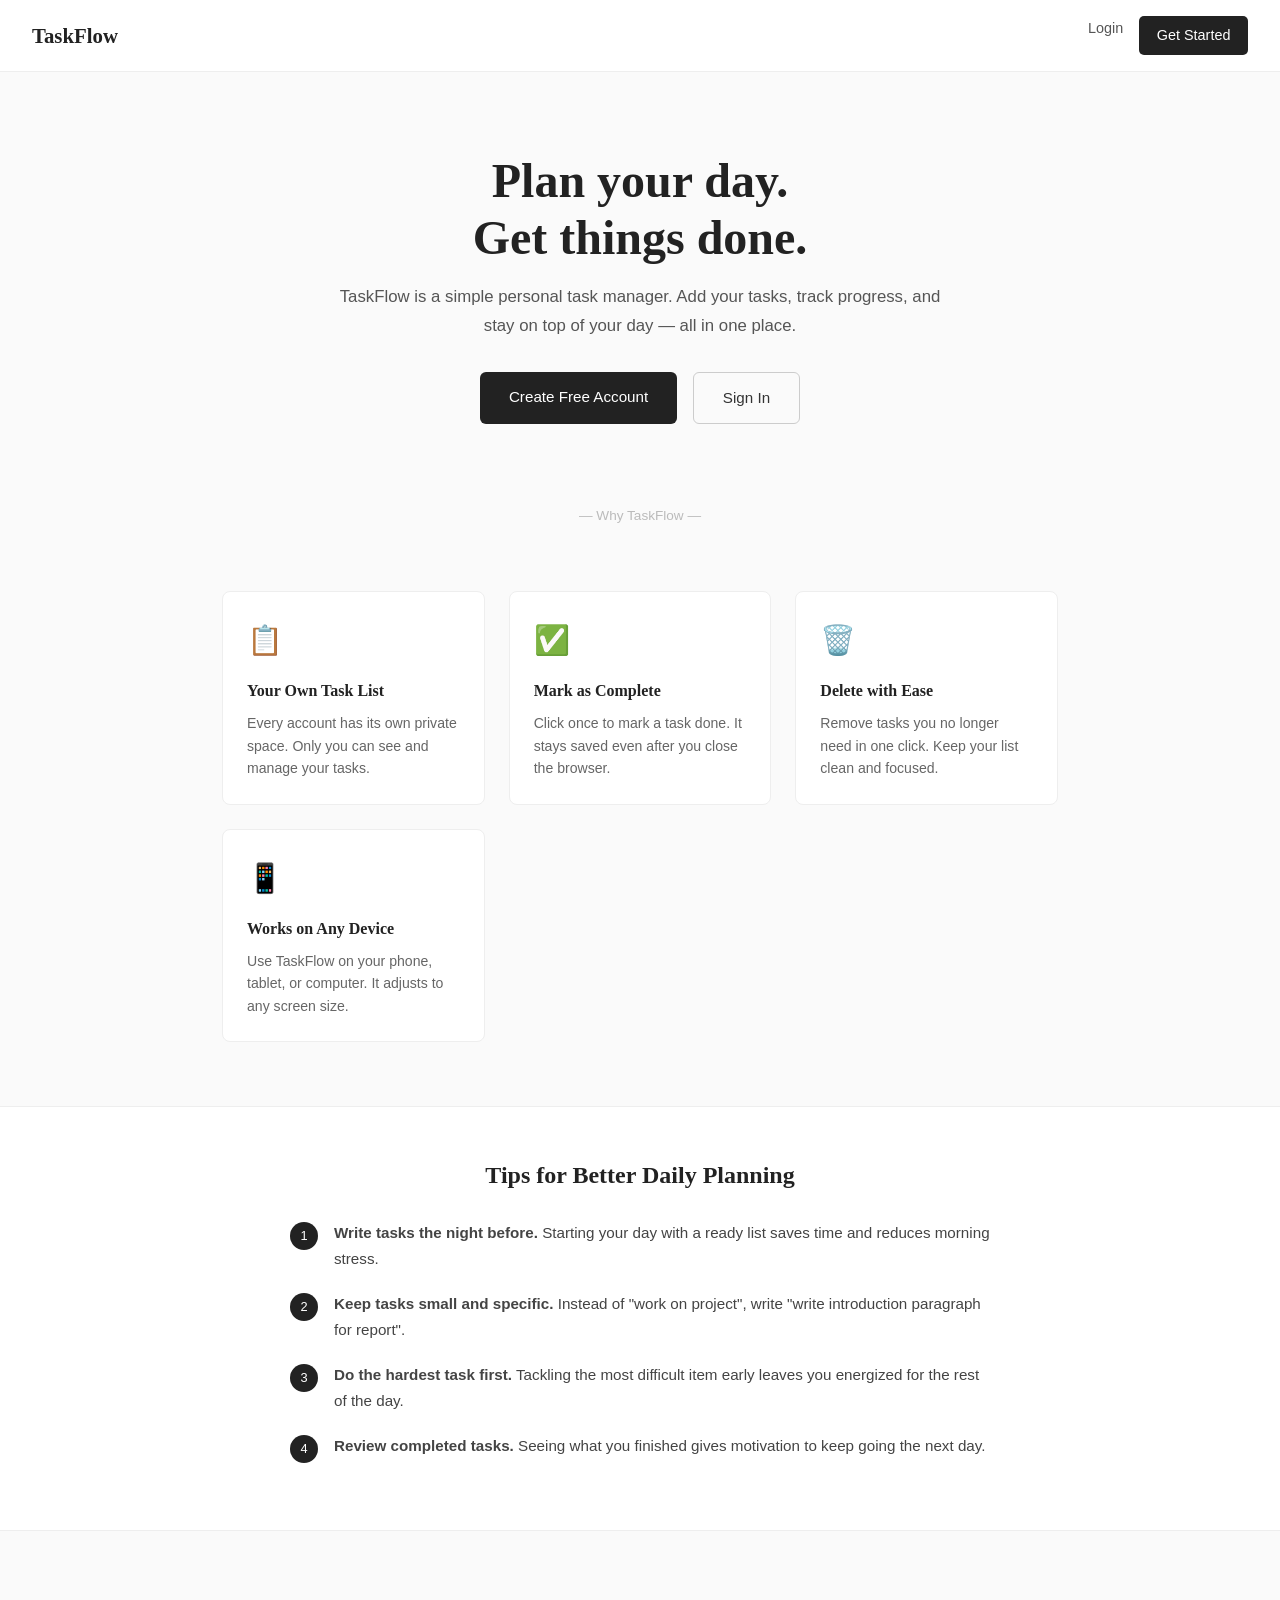
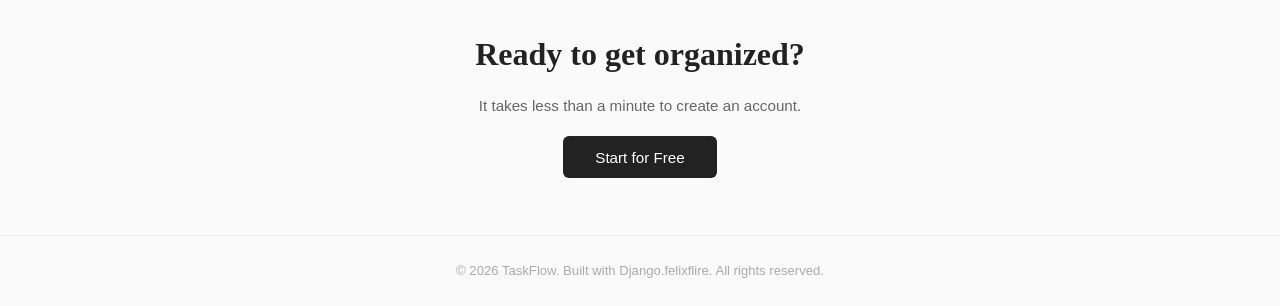
<file: taskmanager/templates/home.html>
<!DOCTYPE html>
<html lang="en">
<head>
    <meta charset="UTF-8">
    <meta name="viewport" content="width=device-width, initial-scale=1.0">
    <title>TaskFlow</title>
    <style>
        * { box-sizing: border-box; margin: 0; padding: 0; }

        body {
            font-family: Georgia, serif;
            background: #fafafa;
            color: #222;
            line-height: 1.7;
        }

        /* Nav */
        nav {
            background: #fff;
            border-bottom: 1px solid #eee;
            padding: 1rem 2rem;
            display: flex;
            justify-content: space-between;
            align-items: center;
        }

        .logo {
            font-size: 1.3rem;
            font-weight: bold;
            color: #222;
            text-decoration: none;
        }

        .nav-links { display: flex; gap: 1rem; }

        .nav-links a {
            text-decoration: none;
            color: #555;
            font-size: 0.9rem;
            font-family: Arial, sans-serif;
        }

        .nav-links a.btn {
            background: #222;
            color: #fff;
            padding: 0.45rem 1.1rem;
            border-radius: 5px;
        }

        /* Hero */
        .hero {
            text-align: center;
            padding: 5rem 2rem 3rem;
            max-width: 680px;
            margin: 0 auto;
        }

        .hero h1 {
            font-size: clamp(2rem, 5vw, 3rem);
            margin-bottom: 1rem;
            line-height: 1.2;
        }

        .hero p {
            color: #555;
            font-size: 1.05rem;
            margin-bottom: 2rem;
            font-family: Arial, sans-serif;
        }

        .hero-btns { display: flex; gap: 1rem; justify-content: center; flex-wrap: wrap; }

        .hero-btns a {
            text-decoration: none;
            padding: 0.75rem 1.8rem;
            border-radius: 6px;
            font-family: Arial, sans-serif;
            font-size: 0.95rem;
        }

        .btn-dark { background: #222; color: #fff; }
        .btn-outline { border: 1px solid #ccc; color: #333; }

        /* Divider */
        .divider {
            text-align: center;
            color: #bbb;
            font-family: Arial, sans-serif;
            font-size: 0.85rem;
            margin: 2rem 0;
        }

        /* Features */
        .features {
            max-width: 900px;
            margin: 0 auto;
            padding: 2rem;
            display: grid;
            grid-template-columns: repeat(auto-fit, minmax(240px, 1fr));
            gap: 1.5rem;
        }

        .card {
            background: #fff;
            border: 1px solid #eee;
            border-radius: 8px;
            padding: 1.5rem;
        }

        .card-icon { font-size: 1.8rem; margin-bottom: 0.75rem; }

        .card h3 {
            font-size: 1rem;
            margin-bottom: 0.5rem;
        }

        .card p {
            font-size: 0.88rem;
            color: #666;
            font-family: Arial, sans-serif;
            line-height: 1.6;
        }

        /* Tips section */
        .tips {
            background: #fff;
            border-top: 1px solid #eee;
            border-bottom: 1px solid #eee;
            padding: 3rem 2rem;
            margin: 2rem 0;
        }

        .tips-inner {
            max-width: 700px;
            margin: 0 auto;
        }

        .tips h2 {
            font-size: 1.5rem;
            margin-bottom: 1.5rem;
            text-align: center;
        }

        .tip {
            display: flex;
            gap: 1rem;
            margin-bottom: 1.2rem;
            align-items: flex-start;
        }

        .tip-num {
            background: #222;
            color: #fff;
            width: 28px;
            height: 28px;
            border-radius: 50%;
            display: flex;
            align-items: center;
            justify-content: center;
            font-size: 0.8rem;
            font-family: Arial, sans-serif;
            flex-shrink: 0;
            margin-top: 2px;
        }

        .tip p {
            font-size: 0.95rem;
            color: #444;
            font-family: Arial, sans-serif;
        }

        /* CTA */
        .cta {
            text-align: center;
            padding: 4rem 2rem;
        }

        .cta h2 {
            font-size: clamp(1.5rem, 3vw, 2rem);
            margin-bottom: 0.75rem;
        }

        .cta p {
            color: #666;
            font-family: Arial, sans-serif;
            font-size: 0.95rem;
            margin-bottom: 1.5rem;
        }

        .cta a {
            text-decoration: none;
            background: #222;
            color: #fff;
            padding: 0.8rem 2rem;
            border-radius: 6px;
            font-family: Arial, sans-serif;
            font-size: 0.95rem;
        }

        /* Footer */
        footer {
            border-top: 1px solid #eee;
            padding: 1.5rem 2rem;
            text-align: center;
            font-family: Arial, sans-serif;
            font-size: 0.82rem;
            color: #aaa;
        }

        /* Responsive */
        @media (max-width: 600px) {
            nav { padding: 1rem; }
            .nav-links a:not(.btn) { display: none; }
            .hero { padding: 3rem 1.5rem 2rem; }
            .features { padding: 1.5rem; }
            .tips { padding: 2rem 1.5rem; }
            .hero-btns { flex-direction: column; align-items: center; }
            .hero-btns a { width: 100%; text-align: center; }
        }
    </style>
</head>
<body>

<nav>
    <a href="/" class="logo">TaskFlow</a>
    <div class="nav-links">
        <a href="/users/">Login</a>
        <a href="/users/register" class="btn">Get Started</a>
    </div>
</nav>

<section class="hero">
    <h1>Plan your day.<br>Get things done.</h1>
    <p>TaskFlow is a simple personal task manager. Add your tasks, track progress, and stay on top of your day — all in one place.</p>
    <div class="hero-btns">
        <a href="/users/register" class="btn-dark">Create Free Account</a>
        <a href="/users/" class="btn-outline">Sign In</a>
    </div>
</section>

<div class="divider">— Why TaskFlow —</div>

<section class="features">
    <div class="card">
        <div class="card-icon">📋</div>
        <h3>Your Own Task List</h3>
        <p>Every account has its own private space. Only you can see and manage your tasks.</p>
    </div>
    <div class="card">
        <div class="card-icon">✅</div>
        <h3>Mark as Complete</h3>
        <p>Click once to mark a task done. It stays saved even after you close the browser.</p>
    </div>
    <div class="card">
        <div class="card-icon">🗑️</div>
        <h3>Delete with Ease</h3>
        <p>Remove tasks you no longer need in one click. Keep your list clean and focused.</p>
    </div>
    <div class="card">
        <div class="card-icon">📱</div>
        <h3>Works on Any Device</h3>
        <p>Use TaskFlow on your phone, tablet, or computer. It adjusts to any screen size.</p>
    </div>
</section>

<section class="tips">
    <div class="tips-inner">
        <h2>Tips for Better Daily Planning</h2>
        <div class="tip">
            <div class="tip-num">1</div>
            <p><strong>Write tasks the night before.</strong> Starting your day with a ready list saves time and reduces morning stress.</p>
        </div>
        <div class="tip">
            <div class="tip-num">2</div>
            <p><strong>Keep tasks small and specific.</strong> Instead of "work on project", write "write introduction paragraph for report".</p>
        </div>
        <div class="tip">
            <div class="tip-num">3</div>
            <p><strong>Do the hardest task first.</strong> Tackling the most difficult item early leaves you energized for the rest of the day.</p>
        </div>
        <div class="tip">
            <div class="tip-num">4</div>
            <p><strong>Review completed tasks.</strong> Seeing what you finished gives motivation to keep going the next day.</p>
        </div>
    </div>
</section>

<section class="cta">
    <h2>Ready to get organized?</h2>
    <p>It takes less than a minute to create an account.</p>
    <a href="/users/register">Start for Free</a>
</section>

<footer>
    © 2026 TaskFlow. Built with Django.felixflire. All rights reserved.
</footer>

</body>
</html>
</file>
